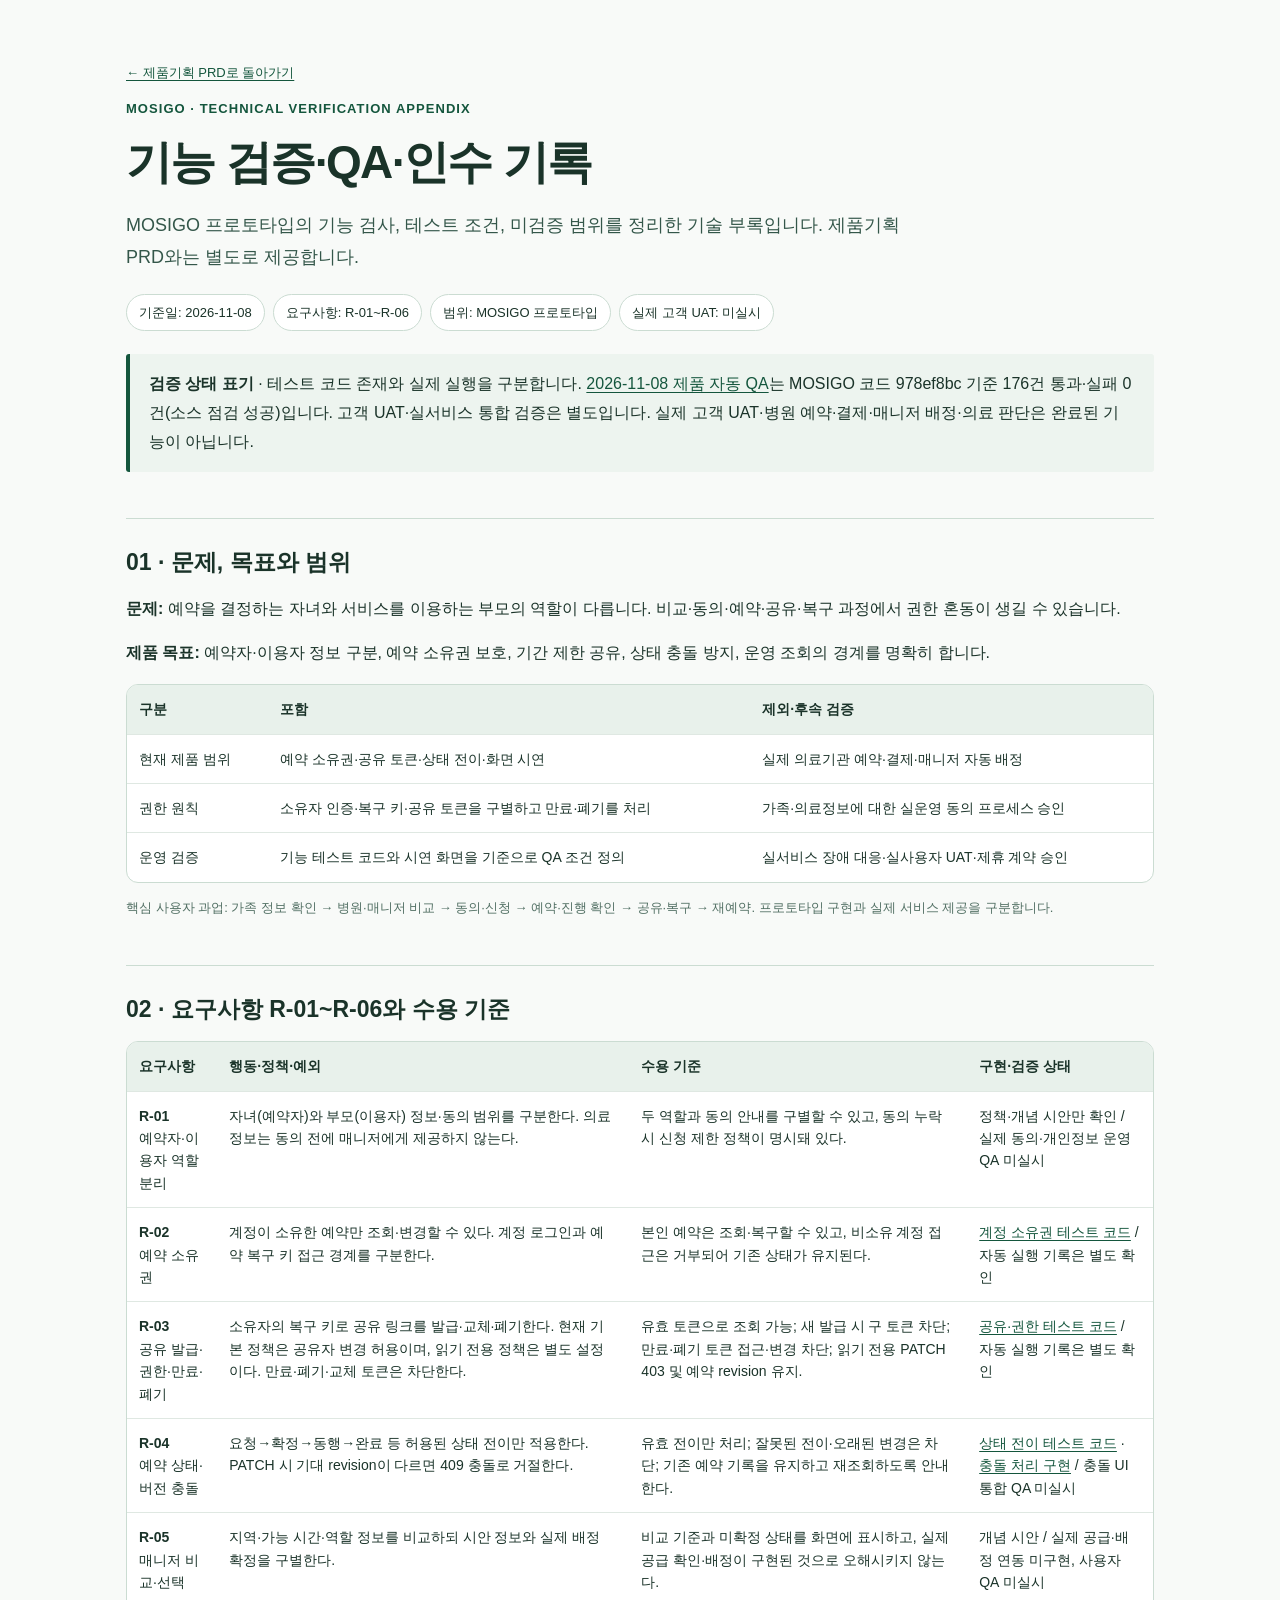
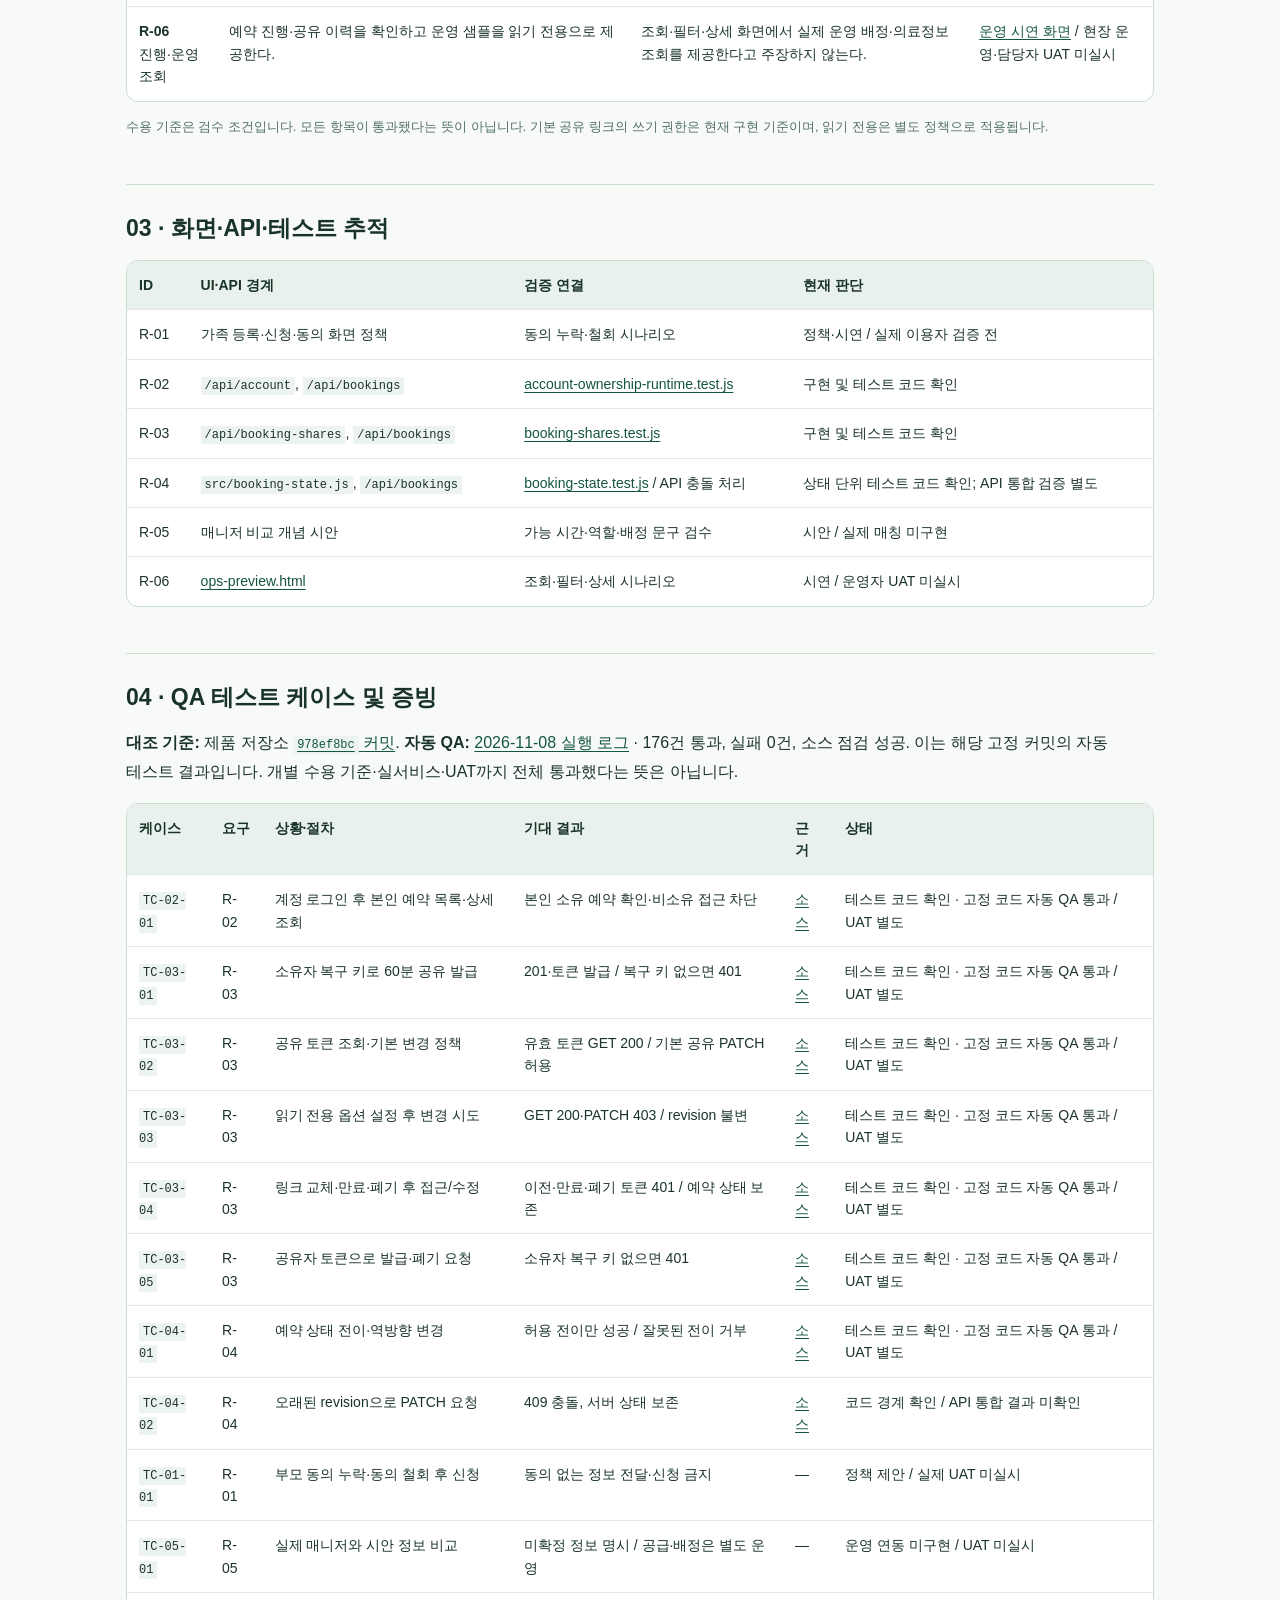
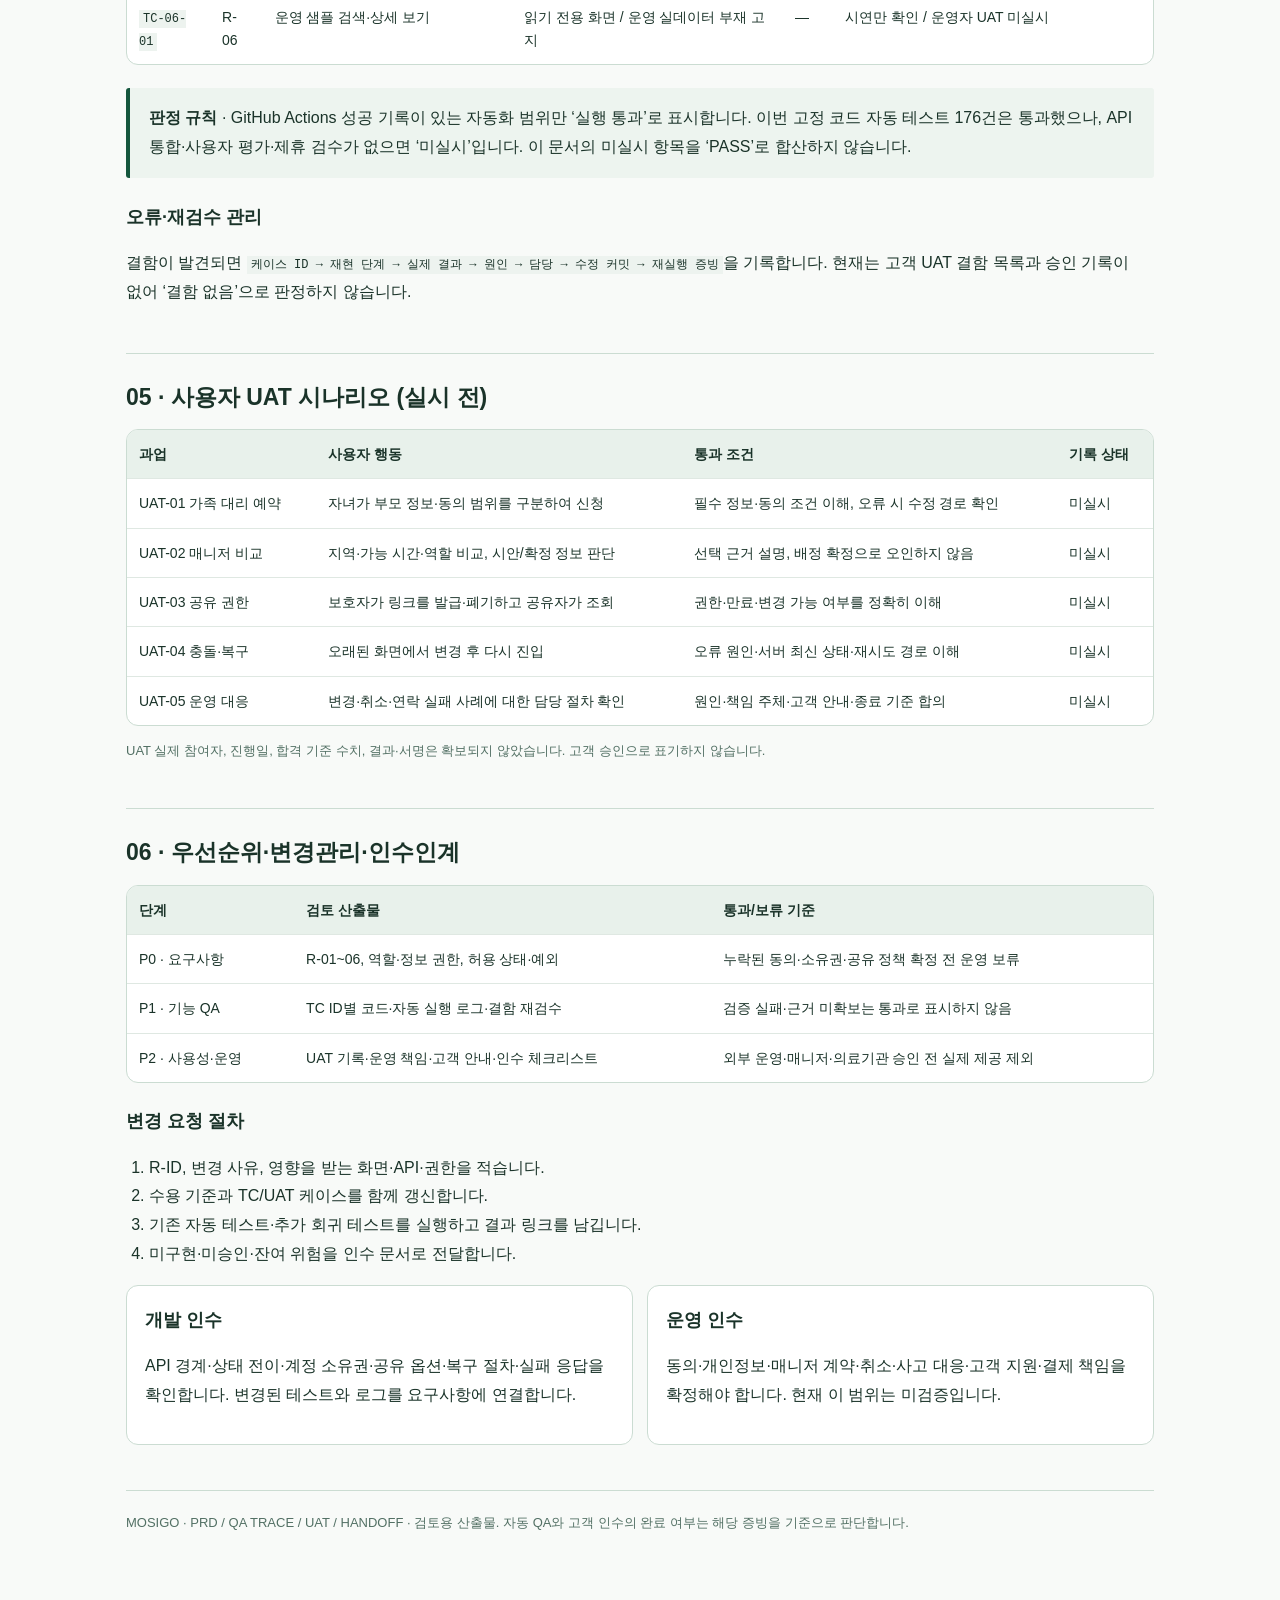
<file: downloads/mosigo_qa_appendix.html>
<!doctype html>
<html lang="ko">
<head>
<meta charset="utf-8"><meta name="viewport" content="width=device-width,initial-scale=1">
<title>MOSIGO | 기능 검증·QA·인수 기록</title>
<style>
:root{color-scheme:light;--ink:#1a3329;--muted:#527064;--line:#cbdcd2;--soft:#f3f8f5;--accent:#14563d}
*{box-sizing:border-box}body{margin:0;background:#f8faf8;color:var(--ink);font:16px/1.8 Pretendard,"Apple SD Gothic Neo","Malgun Gothic",sans-serif}
main{max-width:1080px;margin:0 auto;padding:48px 26px 90px}h1{font-size:clamp(30px,5vw,46px);line-height:1.24;letter-spacing:-.035em;margin:12px 0 18px}
h2{font-size:23px;line-height:1.4;border-top:1px solid var(--line);padding-top:27px;margin:46px 0 16px}h3{font-size:18px;margin:22px 0 12px}
p,li{word-break:keep-all;overflow-wrap:break-word}a{color:var(--accent);text-underline-offset:3px}
.eyebrow{font-size:13px;font-weight:750;letter-spacing:.08em;color:var(--accent)}
.lead{font-size:18px;color:#34574a;max-width:820px}.meta{display:flex;flex-wrap:wrap;gap:8px;margin-top:20px}
.meta span{border:1px solid var(--line);background:white;padding:6px 12px;border-radius:30px;font-size:13px}
.note{background:#edf4ef;border-left:4px solid var(--accent);padding:16px 19px;margin:23px 0;border-radius:3px}
.tablewrap{width:100%;overflow-x:auto;border:1px solid var(--line);border-radius:12px;background:white}
table{width:100%;border-collapse:collapse;min-width:690px;font-size:14px;line-height:1.6}
th,td{text-align:left;padding:13px 12px;border-bottom:1px solid #dfe8e2;vertical-align:top}
th{background:#e8f1eb;font-weight:750}tr:last-child td{border-bottom:0}
ol,ul{padding-left:23px}code{font:12px/1.5 ui-monospace,Consolas,monospace;background:#edf3ef;padding:2px 4px;overflow-wrap:anywhere}
.pair{display:grid;grid-template-columns:repeat(2,minmax(0,1fr));gap:14px}
.pair article{background:white;border:1px solid var(--line);border-radius:12px;padding:18px}
.pair h3{margin:0 0 8px}.small{font-size:13px;color:var(--muted)}
footer{border-top:1px solid var(--line);margin-top:45px;padding-top:20px;color:var(--muted);font-size:13px}
@media(max-width:680px){main{padding:27px 16px 65px}.pair{grid-template-columns:1fr}table{font-size:13px}}
@media print{body{background:white}main{padding:0 12px}.tablewrap{overflow:visible}table{min-width:0}a{color:inherit;text-decoration:none}.pair article{break-inside:avoid}h2{break-after:avoid}}
.tablewrap:focus-visible{outline:3px solid var(--accent);outline-offset:3px}
</style>
</head>
<body><main><p class="small"><a href="mosigo_prd_delivery.html">← 제품기획 PRD로 돌아가기</a></p>
<p class="eyebrow">MOSIGO · TECHNICAL VERIFICATION APPENDIX</p>
<h1>기능 검증·QA·인수 기록</h1>
<p class="lead">MOSIGO 프로토타입의 기능 검사, 테스트 조건, 미검증 범위를 정리한 기술 부록입니다. 제품기획 PRD와는 별도로 제공합니다.</p>
<div class="meta"><span>기준일: 2026-11-08</span><span>요구사항: R-01~R-06</span><span>범위: MOSIGO 프로토타입</span><span>실제 고객 UAT: 미실시</span></div>
<div class="note"><strong>검증 상태 표기</strong> · 테스트 코드 존재와 실제 실행을 구분합니다. <a href="https://github.com/dohyunkimmm/mosigo-case-study/actions/runs/42446209792">2026-11-08 제품 자동 QA</a>는 MOSIGO 코드 978ef8bc 기준 176건 통과·실패 0건(소스 점검 성공)입니다. 고객 UAT·실서비스 통합 검증은 별도입니다. 실제 고객 UAT·병원 예약·결제·매니저 배정·의료 판단은 완료된 기능이 아닙니다.</div>

<section id="prd-scope"><h2>01 · 문제, 목표와 범위</h2>
<p><strong>문제:</strong> 예약을 결정하는 자녀와 서비스를 이용하는 부모의 역할이 다릅니다. 비교·동의·예약·공유·복구 과정에서 권한 혼동이 생길 수 있습니다.</p>
<p><strong>제품 목표:</strong> 예약자·이용자 정보 구분, 예약 소유권 보호, 기간 제한 공유, 상태 충돌 방지, 운영 조회의 경계를 명확히 합니다.</p>
<div class="tablewrap" role="region" tabindex="0" aria-label="기능 검증 범위 표"><table><thead><tr><th>구분</th><th>포함</th><th>제외·후속 검증</th></tr></thead><tbody>
<tr><td>현재 제품 범위</td><td>예약 소유권·공유 토큰·상태 전이·화면 시연</td><td>실제 의료기관 예약·결제·매니저 자동 배정</td></tr>
<tr><td>권한 원칙</td><td>소유자 인증·복구 키·공유 토큰을 구별하고 만료·폐기를 처리</td><td>가족·의료정보에 대한 실운영 동의 프로세스 승인</td></tr>
<tr><td>운영 검증</td><td>기능 테스트 코드와 시연 화면을 기준으로 QA 조건 정의</td><td>실서비스 장애 대응·실사용자 UAT·제휴 계약 승인</td></tr>
</tbody></table></div>
<p class="small">핵심 사용자 과업: 가족 정보 확인 → 병원·매니저 비교 → 동의·신청 → 예약·진행 확인 → 공유·복구 → 재예약. 프로토타입 구현과 실제 서비스 제공을 구분합니다.</p>
</section>

<section id="prd-requirements"><h2>02 · 요구사항 R-01~R-06와 수용 기준</h2>
<div class="tablewrap" role="region" tabindex="0" aria-label="수용 기준과 검증 상태 표"><table><thead><tr><th>요구사항</th><th>행동·정책·예외</th><th>수용 기준</th><th>구현·검증 상태</th></tr></thead><tbody><tr><td><strong>R-01</strong><br>예약자·이용자 역할 분리</td><td>자녀(예약자)와 부모(이용자) 정보·동의 범위를 구분한다. 의료정보는 동의 전에 매니저에게 제공하지 않는다.</td><td>두 역할과 동의 안내를 구별할 수 있고, 동의 누락 시 신청 제한 정책이 명시돼 있다.</td><td>정책·개념 시안만 확인 / 실제 동의·개인정보 운영 QA 미실시</td></tr>
<tr><td><strong>R-02</strong><br>예약 소유권</td><td>계정이 소유한 예약만 조회·변경할 수 있다. 계정 로그인과 예약 복구 키 접근 경계를 구분한다.</td><td>본인 예약은 조회·복구할 수 있고, 비소유 계정 접근은 거부되어 기존 상태가 유지된다.</td><td><a href="https://github.com/dohyunkimmm/mosigo/blob/978ef8bc2e00e772a5a5ddad87584bb97451e4cb/tests/account-ownership-runtime.test.js">계정 소유권 테스트 코드</a> / 자동 실행 기록은 별도 확인</td></tr>
<tr><td><strong>R-03</strong><br>공유 발급·권한·만료·폐기</td><td>소유자의 복구 키로 공유 링크를 발급·교체·폐기한다. 현재 기본 정책은 공유자 변경 허용이며, 읽기 전용 정책은 별도 설정이다. 만료·폐기·교체 토큰은 차단한다.</td><td>유효 토큰으로 조회 가능; 새 발급 시 구 토큰 차단; 만료·폐기 토큰 접근·변경 차단; 읽기 전용 PATCH 403 및 예약 revision 유지.</td><td><a href="https://github.com/dohyunkimmm/mosigo/blob/978ef8bc2e00e772a5a5ddad87584bb97451e4cb/tests/booking-shares.test.js">공유·권한 테스트 코드</a> / 자동 실행 기록은 별도 확인</td></tr>
<tr><td><strong>R-04</strong><br>예약 상태·버전 충돌</td><td>요청→확정→동행→완료 등 허용된 상태 전이만 적용한다. PATCH 시 기대 revision이 다르면 409 충돌로 거절한다.</td><td>유효 전이만 처리; 잘못된 전이·오래된 변경은 차단; 기존 예약 기록을 유지하고 재조회하도록 안내한다.</td><td><a href="https://github.com/dohyunkimmm/mosigo/blob/978ef8bc2e00e772a5a5ddad87584bb97451e4cb/tests/booking-state.test.js">상태 전이 테스트 코드</a> · <a href="https://github.com/dohyunkimmm/mosigo/blob/978ef8bc2e00e772a5a5ddad87584bb97451e4cb/src/api/bookings.js">충돌 처리 구현</a> / 충돌 UI 통합 QA 미실시</td></tr>
<tr><td><strong>R-05</strong><br>매니저 비교·선택</td><td>지역·가능 시간·역할 정보를 비교하되 시안 정보와 실제 배정 확정을 구별한다.</td><td>비교 기준과 미확정 상태를 화면에 표시하고, 실제 공급 확인·배정이 구현된 것으로 오해시키지 않는다.</td><td>개념 시안 / 실제 공급·배정 연동 미구현, 사용자 QA 미실시</td></tr>
<tr><td><strong>R-06</strong><br>진행·운영 조회</td><td>예약 진행·공유 이력을 확인하고 운영 샘플을 읽기 전용으로 제공한다.</td><td>조회·필터·상세 화면에서 실제 운영 배정·의료정보 조회를 제공한다고 주장하지 않는다.</td><td><a href="https://mosigo-nine.vercel.app/ops-preview.html">운영 시연 화면</a> / 현장 운영·담당자 UAT 미실시</td></tr></tbody></table></div>
<p class="small">수용 기준은 검수 조건입니다. 모든 항목이 통과됐다는 뜻이 아닙니다. 기본 공유 링크의 쓰기 권한은 현재 구현 기준이며, 읽기 전용은 별도 정책으로 적용됩니다.</p>
</section>

<section id="prd-trace"><h2>03 · 화면·API·테스트 추적</h2>
<div class="tablewrap" role="region" tabindex="0" aria-label="화면 및 API 추적 표"><table><thead><tr><th>ID</th><th>UI·API 경계</th><th>검증 연결</th><th>현재 판단</th></tr></thead><tbody>
<tr><td>R-01</td><td>가족 등록·신청·동의 화면 정책</td><td>동의 누락·철회 시나리오</td><td>정책·시연 / 실제 이용자 검증 전</td></tr>
<tr><td>R-02</td><td><code>/api/account</code>, <code>/api/bookings</code></td><td><a href="https://github.com/dohyunkimmm/mosigo/blob/978ef8bc2e00e772a5a5ddad87584bb97451e4cb/tests/account-ownership-runtime.test.js">account-ownership-runtime.test.js</a></td><td>구현 및 테스트 코드 확인</td></tr>
<tr><td>R-03</td><td><code>/api/booking-shares</code>, <code>/api/bookings</code></td><td><a href="https://github.com/dohyunkimmm/mosigo/blob/978ef8bc2e00e772a5a5ddad87584bb97451e4cb/tests/booking-shares.test.js">booking-shares.test.js</a></td><td>구현 및 테스트 코드 확인</td></tr>
<tr><td>R-04</td><td><code>src/booking-state.js</code>, <code>/api/bookings</code></td><td><a href="https://github.com/dohyunkimmm/mosigo/blob/978ef8bc2e00e772a5a5ddad87584bb97451e4cb/tests/booking-state.test.js">booking-state.test.js</a> / API 충돌 처리</td><td>상태 단위 테스트 코드 확인; API 통합 검증 별도</td></tr>
<tr><td>R-05</td><td>매니저 비교 개념 시안</td><td>가능 시간·역할·배정 문구 검수</td><td>시안 / 실제 매칭 미구현</td></tr>
<tr><td>R-06</td><td><a href="https://mosigo-nine.vercel.app/ops-preview.html">ops-preview.html</a></td><td>조회·필터·상세 시나리오</td><td>시연 / 운영자 UAT 미실시</td></tr>
</tbody></table></div>
</section>

<section id="prd-qa"><h2>04 · QA 테스트 케이스 및 증빙</h2>
<p><strong>대조 기준:</strong> 제품 저장소 <a href="https://github.com/dohyunkimmm/mosigo/commit/978ef8bc2e00e772a5a5ddad87584bb97451e4cb"><code>978ef8bc</code> 커밋</a>. <strong>자동 QA:</strong> <a href="https://github.com/dohyunkimmm/mosigo-case-study/actions/runs/42446209792">2026-11-08 실행 로그</a> · 176건 통과, 실패 0건, 소스 점검 성공. 이는 해당 고정 커밋의 자동 테스트 결과입니다. 개별 수용 기준·실서비스·UAT까지 전체 통과했다는 뜻은 아닙니다.</p>
<div class="tablewrap" role="region" tabindex="0" aria-label="QA 테스트 케이스 표"><table><thead><tr><th>케이스</th><th>요구</th><th>상황·절차</th><th>기대 결과</th><th>근거</th><th>상태</th></tr></thead><tbody><tr><td><code>TC-02-01</code></td><td>R-02</td><td>계정 로그인 후 본인 예약 목록·상세 조회</td><td>본인 소유 예약 확인·비소유 접근 차단</td><td><a href="https://github.com/dohyunkimmm/mosigo/blob/978ef8bc2e00e772a5a5ddad87584bb97451e4cb/tests/account-ownership-runtime.test.js">소스</a></td><td>테스트 코드 확인 · 고정 코드 자동 QA 통과 / UAT 별도</td></tr>
<tr><td><code>TC-03-01</code></td><td>R-03</td><td>소유자 복구 키로 60분 공유 발급</td><td>201·토큰 발급 / 복구 키 없으면 401</td><td><a href="https://github.com/dohyunkimmm/mosigo/blob/978ef8bc2e00e772a5a5ddad87584bb97451e4cb/tests/booking-shares.test.js">소스</a></td><td>테스트 코드 확인 · 고정 코드 자동 QA 통과 / UAT 별도</td></tr>
<tr><td><code>TC-03-02</code></td><td>R-03</td><td>공유 토큰 조회·기본 변경 정책</td><td>유효 토큰 GET 200 / 기본 공유 PATCH 허용</td><td><a href="https://github.com/dohyunkimmm/mosigo/blob/978ef8bc2e00e772a5a5ddad87584bb97451e4cb/tests/booking-shares.test.js">소스</a></td><td>테스트 코드 확인 · 고정 코드 자동 QA 통과 / UAT 별도</td></tr>
<tr><td><code>TC-03-03</code></td><td>R-03</td><td>읽기 전용 옵션 설정 후 변경 시도</td><td>GET 200·PATCH 403 / revision 불변</td><td><a href="https://github.com/dohyunkimmm/mosigo/blob/978ef8bc2e00e772a5a5ddad87584bb97451e4cb/tests/booking-shares.test.js">소스</a></td><td>테스트 코드 확인 · 고정 코드 자동 QA 통과 / UAT 별도</td></tr>
<tr><td><code>TC-03-04</code></td><td>R-03</td><td>링크 교체·만료·폐기 후 접근/수정</td><td>이전·만료·폐기 토큰 401 / 예약 상태 보존</td><td><a href="https://github.com/dohyunkimmm/mosigo/blob/978ef8bc2e00e772a5a5ddad87584bb97451e4cb/tests/booking-shares.test.js">소스</a></td><td>테스트 코드 확인 · 고정 코드 자동 QA 통과 / UAT 별도</td></tr>
<tr><td><code>TC-03-05</code></td><td>R-03</td><td>공유자 토큰으로 발급·폐기 요청</td><td>소유자 복구 키 없으면 401</td><td><a href="https://github.com/dohyunkimmm/mosigo/blob/978ef8bc2e00e772a5a5ddad87584bb97451e4cb/tests/booking-shares.test.js">소스</a></td><td>테스트 코드 확인 · 고정 코드 자동 QA 통과 / UAT 별도</td></tr>
<tr><td><code>TC-04-01</code></td><td>R-04</td><td>예약 상태 전이·역방향 변경</td><td>허용 전이만 성공 / 잘못된 전이 거부</td><td><a href="https://github.com/dohyunkimmm/mosigo/blob/978ef8bc2e00e772a5a5ddad87584bb97451e4cb/tests/booking-state.test.js">소스</a></td><td>테스트 코드 확인 · 고정 코드 자동 QA 통과 / UAT 별도</td></tr>
<tr><td><code>TC-04-02</code></td><td>R-04</td><td>오래된 revision으로 PATCH 요청</td><td>409 충돌, 서버 상태 보존</td><td><a href="https://github.com/dohyunkimmm/mosigo/blob/978ef8bc2e00e772a5a5ddad87584bb97451e4cb/src/api/bookings.js">소스</a></td><td>코드 경계 확인 / API 통합 결과 미확인</td></tr>
<tr><td><code>TC-01-01</code></td><td>R-01</td><td>부모 동의 누락·동의 철회 후 신청</td><td>동의 없는 정보 전달·신청 금지</td><td>—</td><td>정책 제안 / 실제 UAT 미실시</td></tr>
<tr><td><code>TC-05-01</code></td><td>R-05</td><td>실제 매니저와 시안 정보 비교</td><td>미확정 정보 명시 / 공급·배정은 별도 운영</td><td>—</td><td>운영 연동 미구현 / UAT 미실시</td></tr>
<tr><td><code>TC-06-01</code></td><td>R-06</td><td>운영 샘플 검색·상세 보기</td><td>읽기 전용 화면 / 운영 실데이터 부재 고지</td><td>—</td><td>시연만 확인 / 운영자 UAT 미실시</td></tr></tbody></table></div>
<div class="note"><strong>판정 규칙</strong> · GitHub Actions 성공 기록이 있는 자동화 범위만 ‘실행 통과’로 표시합니다. 이번 고정 코드 자동 테스트 176건은 통과했으나, API 통합·사용자 평가·제휴 검수가 없으면 ‘미실시’입니다. 이 문서의 미실시 항목을 ‘PASS’로 합산하지 않습니다.</div>
<h3>오류·재검수 관리</h3>
<p>결함이 발견되면 <code>케이스 ID → 재현 단계 → 실제 결과 → 원인 → 담당 → 수정 커밋 → 재실행 증빙</code>을 기록합니다. 현재는 고객 UAT 결함 목록과 승인 기록이 없어 ‘결함 없음’으로 판정하지 않습니다.</p>
</section>

<section id="prd-uat"><h2>05 · 사용자 UAT 시나리오 (실시 전)</h2>
<div class="tablewrap" role="region" tabindex="0" aria-label="사용자 UAT 시나리오 표"><table><thead><tr><th>과업</th><th>사용자 행동</th><th>통과 조건</th><th>기록 상태</th></tr></thead><tbody>
<tr><td>UAT-01 가족 대리 예약</td><td>자녀가 부모 정보·동의 범위를 구분하여 신청</td><td>필수 정보·동의 조건 이해, 오류 시 수정 경로 확인</td><td>미실시</td></tr>
<tr><td>UAT-02 매니저 비교</td><td>지역·가능 시간·역할 비교, 시안/확정 정보 판단</td><td>선택 근거 설명, 배정 확정으로 오인하지 않음</td><td>미실시</td></tr>
<tr><td>UAT-03 공유 권한</td><td>보호자가 링크를 발급·폐기하고 공유자가 조회</td><td>권한·만료·변경 가능 여부를 정확히 이해</td><td>미실시</td></tr>
<tr><td>UAT-04 충돌·복구</td><td>오래된 화면에서 변경 후 다시 진입</td><td>오류 원인·서버 최신 상태·재시도 경로 이해</td><td>미실시</td></tr>
<tr><td>UAT-05 운영 대응</td><td>변경·취소·연락 실패 사례에 대한 담당 절차 확인</td><td>원인·책임 주체·고객 안내·종료 기준 합의</td><td>미실시</td></tr>
</tbody></table></div>
<p class="small">UAT 실제 참여자, 진행일, 합격 기준 수치, 결과·서명은 확보되지 않았습니다. 고객 승인으로 표기하지 않습니다.</p>
</section>

<section id="prd-delivery"><h2>06 · 우선순위·변경관리·인수인계</h2>
<div class="tablewrap" role="region" tabindex="0" aria-label="변경 관리 및 인수 조건 표"><table><thead><tr><th>단계</th><th>검토 산출물</th><th>통과/보류 기준</th></tr></thead><tbody>
<tr><td>P0 · 요구사항</td><td>R-01~06, 역할·정보 권한, 허용 상태·예외</td><td>누락된 동의·소유권·공유 정책 확정 전 운영 보류</td></tr>
<tr><td>P1 · 기능 QA</td><td>TC ID별 코드·자동 실행 로그·결함 재검수</td><td>검증 실패·근거 미확보는 통과로 표시하지 않음</td></tr>
<tr><td>P2 · 사용성·운영</td><td>UAT 기록·운영 책임·고객 안내·인수 체크리스트</td><td>외부 운영·매니저·의료기관 승인 전 실제 제공 제외</td></tr>
</tbody></table></div>
<h3>변경 요청 절차</h3>
<ol><li>R-ID, 변경 사유, 영향을 받는 화면·API·권한을 적습니다.</li><li>수용 기준과 TC/UAT 케이스를 함께 갱신합니다.</li><li>기존 자동 테스트·추가 회귀 테스트를 실행하고 결과 링크를 남깁니다.</li><li>미구현·미승인·잔여 위험을 인수 문서로 전달합니다.</li></ol>
<div class="pair"><article><h3>개발 인수</h3><p>API 경계·상태 전이·계정 소유권·공유 옵션·복구 절차·실패 응답을 확인합니다. 변경된 테스트와 로그를 요구사항에 연결합니다.</p></article><article><h3>운영 인수</h3><p>동의·개인정보·매니저 계약·취소·사고 대응·고객 지원·결제 책임을 확정해야 합니다. 현재 이 범위는 미검증입니다.</p></article></div>
</section>
<footer>MOSIGO · PRD / QA TRACE / UAT / HANDOFF · 검토용 산출물. 자동 QA와 고객 인수의 완료 여부는 해당 증빙을 기준으로 판단합니다.</footer>
</main></body></html>
</file>
